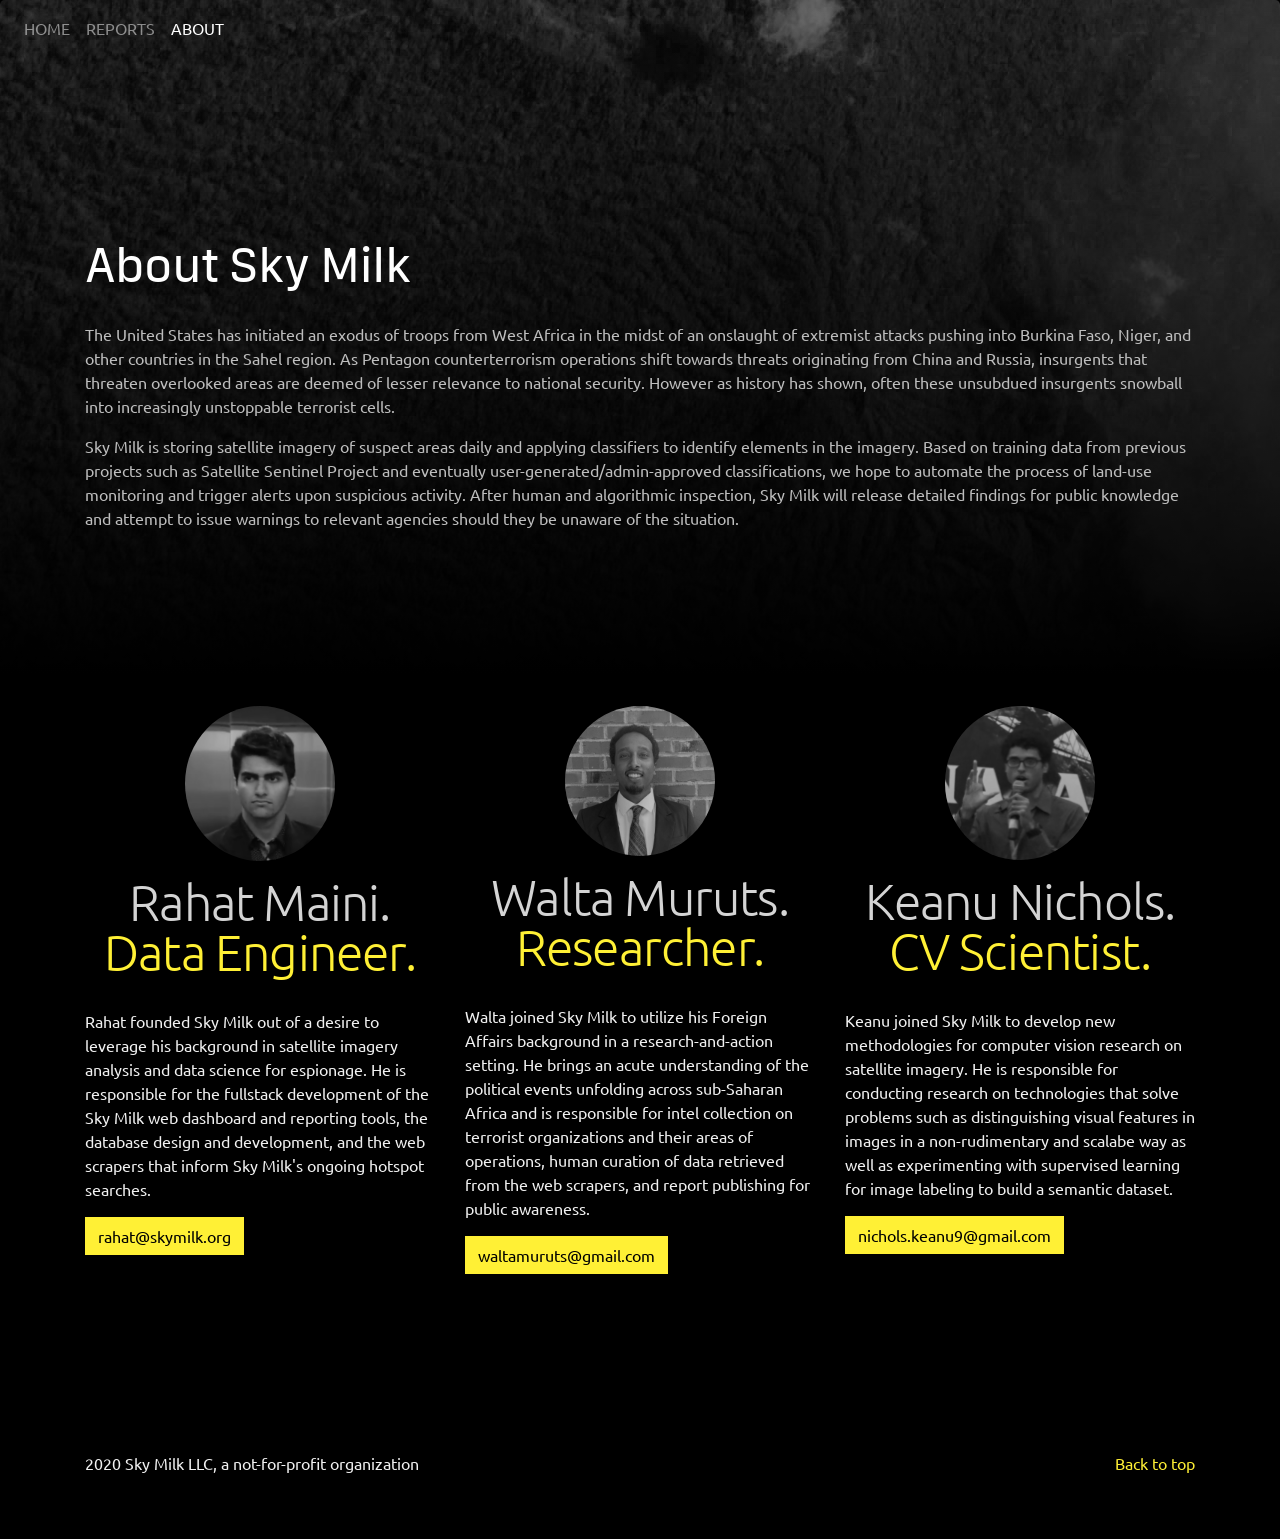
<file: milksky/static/milksky/about.html>
<!DOCTYPE html>
<html lang="en"><head><meta http-equiv="Content-Type" content="text/html; charset=UTF-8">
    
    <meta name="viewport" content="width=device-width, initial-scale=1, shrink-to-fit=no">
    <meta name="description" content="">
    <meta name="author" content="Rahat Maini">

    <title>About</title>

    <!-- Bootstrap core CSS -->
    <link href="css/bootstrap.min.css" rel="stylesheet">
    <link href="css/carousel.css" rel="stylesheet">
 
  </head>
  <body>
      <header>
          <nav class="navbar navbar-expand-md navbar-dark fixed-top ">
            
            <button class="navbar-toggler" type="button" data-toggle="collapse" data-target="#navbarCollapse" aria-controls="navbarCollapse" aria-expanded="false" aria-label="Toggle navigation">
              <span class="navbar-toggler-icon"></span>
            </button>
            <div class="collapse navbar-collapse" id="navbarCollapse">
              <ul class="navbar-nav mr-auto">
                <li class="nav-item">
                  <a class="nav-link" href="index.html">HOME </a>
                </li>
                <li class="nav-item">
                  <a class="nav-link" href="{% url 'milksky:reportsPage' %}">REPORTS</a>
                </li>
                <li class="nav-item active">
                  <a class="nav-link" href="about.html">ABOUT <span class="sr-only">(current)</span></a>
                </li>
              </ul>
           
            </div>
          </nav>
        </header>
    
   
    <main role="main">

      <section class="jumbotron text-center" style="background: linear-gradient( rgba(0, 0, 0, 0.4), rgb(0, 0, 0) ), url('css/tobelo.jpg');">
        
        <div class="container" style="text-align: left;color: rgb(190, 190, 190)">
          <h2 class="featurette-heading" style="color: rgb(255, 255, 255);font-family: 'sfcameraregular'">About Sky Milk</h2> <br />
          <p style="text-align: left;">The United States has initiated an exodus of troops from West Africa in the midst of an onslaught of extremist attacks pushing into Burkina Faso, Niger, and other countries in the Sahel region. As Pentagon counterterrorism operations shift towards threats originating from China and Russia, insurgents that threaten overlooked areas are deemed of lesser relevance to national security. However as history has shown, often these unsubdued insurgents snowball into increasingly unstoppable terrorist cells.</p>
          <p style="text-align: left;">Sky Milk is storing satellite imagery of suspect areas daily and applying classifiers to identify elements in the imagery. Based on training data from previous projects such as Satellite Sentinel Project and eventually user-generated/admin-approved classifications, we hope to automate the process of land-use monitoring and trigger alerts upon suspicious activity. After human and algorithmic inspection, Sky Milk will release detailed findings for public knowledge and attempt to issue warnings to relevant agencies should they be unaware of the situation.</p>
        </div>
      </section>
      
      <div class="container marketing">

        <!-- Three columns of text below the carousel -->
        <div class="row ">
      <div class="col-lg" style="text-align: center;">
        <img width="150" height="auto" preserveAspectRatio="xMidYMid slice" focusable="false" role="img" src="css/rahat.JPG" style="border-radius: 50%;filter: grayscale(100%) brightness(80%);margin-bottom: 1rem;"></img>
        <h2 class="featurette-heading" style="margin-top: 0rem;">Rahat Maini. <span style="color:rgb(255, 240, 53)">Data Engineer.</span></h2><br />
        <p style="text-align: left;">Rahat founded Sky Milk out of a desire to leverage his background in satellite imagery analysis and data science for espionage. He is responsible for the fullstack development of the Sky Milk web dashboard and reporting tools, the database design and development, and the web scrapers that inform Sky Milk's ongoing hotspot searches.</p>
        <p style="text-align: left;"><a class="btn btn-primary" href="mailto:rahat@skymilk.org" role="button" style="color:black;background-color: rgb(255, 240, 53);border-color: rgb(255, 240, 53);border-radius: 0;">rahat@skymilk.org</a></p>
      </div><!-- /.col-lg -->

      <div class="col-lg" style="text-align: center;">
        <img width="150" height="auto" preserveAspectRatio="xMidYMid slice" focusable="false" role="img" src="css/walta.JPG" style="border-radius: 50%;filter: grayscale(100%) brightness(80%);margin-bottom: 1rem;"></img>
        <h2 class="featurette-heading" style="margin-top: 0rem;">Walta Muruts. <span style="color:rgb(255, 240, 53)">Researcher.</span></h2><br />
        <p style="text-align: left;"> Walta joined Sky Milk to utilize his Foreign Affairs background in a research-and-action setting. He brings an acute understanding of the political events unfolding across sub-Saharan Africa and is responsible for intel collection on terrorist organizations and their areas of operations, human curation of data retrieved from the web scrapers, and report publishing for public awareness.</p>
        <p style="text-align: left;"><a class="btn btn-primary" href="mailto:waltamuruts@gmail.com" role="button" style="color:black;background-color: rgb(255, 240, 53);border-color: rgb(255, 240, 53);border-radius: 0;">waltamuruts@gmail.com</a></p>
      </div>

      <div class="col-lg" style="text-align: center;">
        <img width="150" height="auto" preserveAspectRatio="xMidYMid slice" focusable="false" role="img" src="css/keanu.JPG" style="border-radius: 50%;filter: grayscale(100%) brightness(80%);margin-bottom: 1rem;"></img>
        <h2 class="featurette-heading" style="margin-top: 0rem;">Keanu Nichols. <span style="color:rgb(255, 240, 53)">CV Scientist.</span></h2><br />
        <p style="text-align: left;">Keanu joined Sky Milk to develop new methodologies for computer vision research on satellite imagery. He is responsible for conducting research on technologies that solve problems such as distinguishing visual features in images in a non-rudimentary and scalabe way as well as experimenting with supervised learning for image labeling to build a semantic dataset.</p>
        <p style="text-align: left;"><a class="btn btn-primary" href="mailto:nichols.keanu9@gmail.com" role="button" style="color:black;background-color: rgb(255, 240, 53);border-color: rgb(255, 240, 53);border-radius: 0;">nichols.keanu9@gmail.com</a></p>
      </div>
     </div> </div>
     
          

        <hr class="featurette-divider">

        <!-- /END THE FEATURETTES -->



      <!-- FOOTER -->
      <footer class="container">
        <p class="float-right"><a href="index.html#" style="color:rgb(255, 240, 53)">Back to top</a></p>
        <p>2020 Sky Milk LLC, a not-for-profit organization</p>
      </footer>
    </main>

    <!-- Bootstrap core JavaScript
    ================================================== -->
    <!-- Placed at the end of the document so the pages load faster -->
    <script src="js/jquery-3.2.1.slim.min.js" integrity="sha384-KJ3o2DKtIkvYIK3UENzmM7KCkRr/rE9/Qpg6aAZGJwFDMVNA/GpGFF93hXpG5KkN" crossorigin="anonymous"></script>
    <script src="js/popper.min.js"></script>
    <script src="js/bootstrap.min.js"></script>
 

</body></html>
</file>
<file: milksky/static/milksky/css/carousel.css>
@import url('https://fonts.googleapis.com/css?family=Source+Sans+Pro|Ubuntu&display=swap');

@media screen and (max-width: 800px) {
  .animatedDots {
    width: 70%;
  }
  .jumbotron {
    padding-top: 20%;
  }
}


@font-face {
  font-family: 'sfcameraregular';
  src: url('sfcamera-regular-webfont.woff2') format('woff2'),
       url('sfcamera-regular-webfont.woff') format('woff');
  font-weight: normal;
  font-style: normal;

}

body {
  padding-bottom: 3rem;
  color: #f1f1f1;
  font-family: 'Ubuntu', sans-serif;
  background-color: rgb(0, 0, 0);
}


/* Featurettes
------------------------- */

.featurette-divider {
  margin: 5rem 0; /* Space out the Bootstrap <hr> more */
}

/* Thin out the marketing headings */
.featurette-heading {
  font-weight: 300;
  line-height: 1;
  color: #d4d4d4;
  letter-spacing: -.05rem;
}


/* RESPONSIVE CSS
-------------------------------------------------- */

@media (min-width: 40em) {
  /* Bump up size of carousel content */
  .carousel-caption p {
    margin-bottom: 1.25rem;
    font-size: 1.25rem;
    line-height: 1.4;
  }

  .featurette-heading {
    font-size: 50px;
  }
}

@media (min-width: 62em) {
  .featurette-heading {
    margin-top: 7rem;
  }
}
</file>
